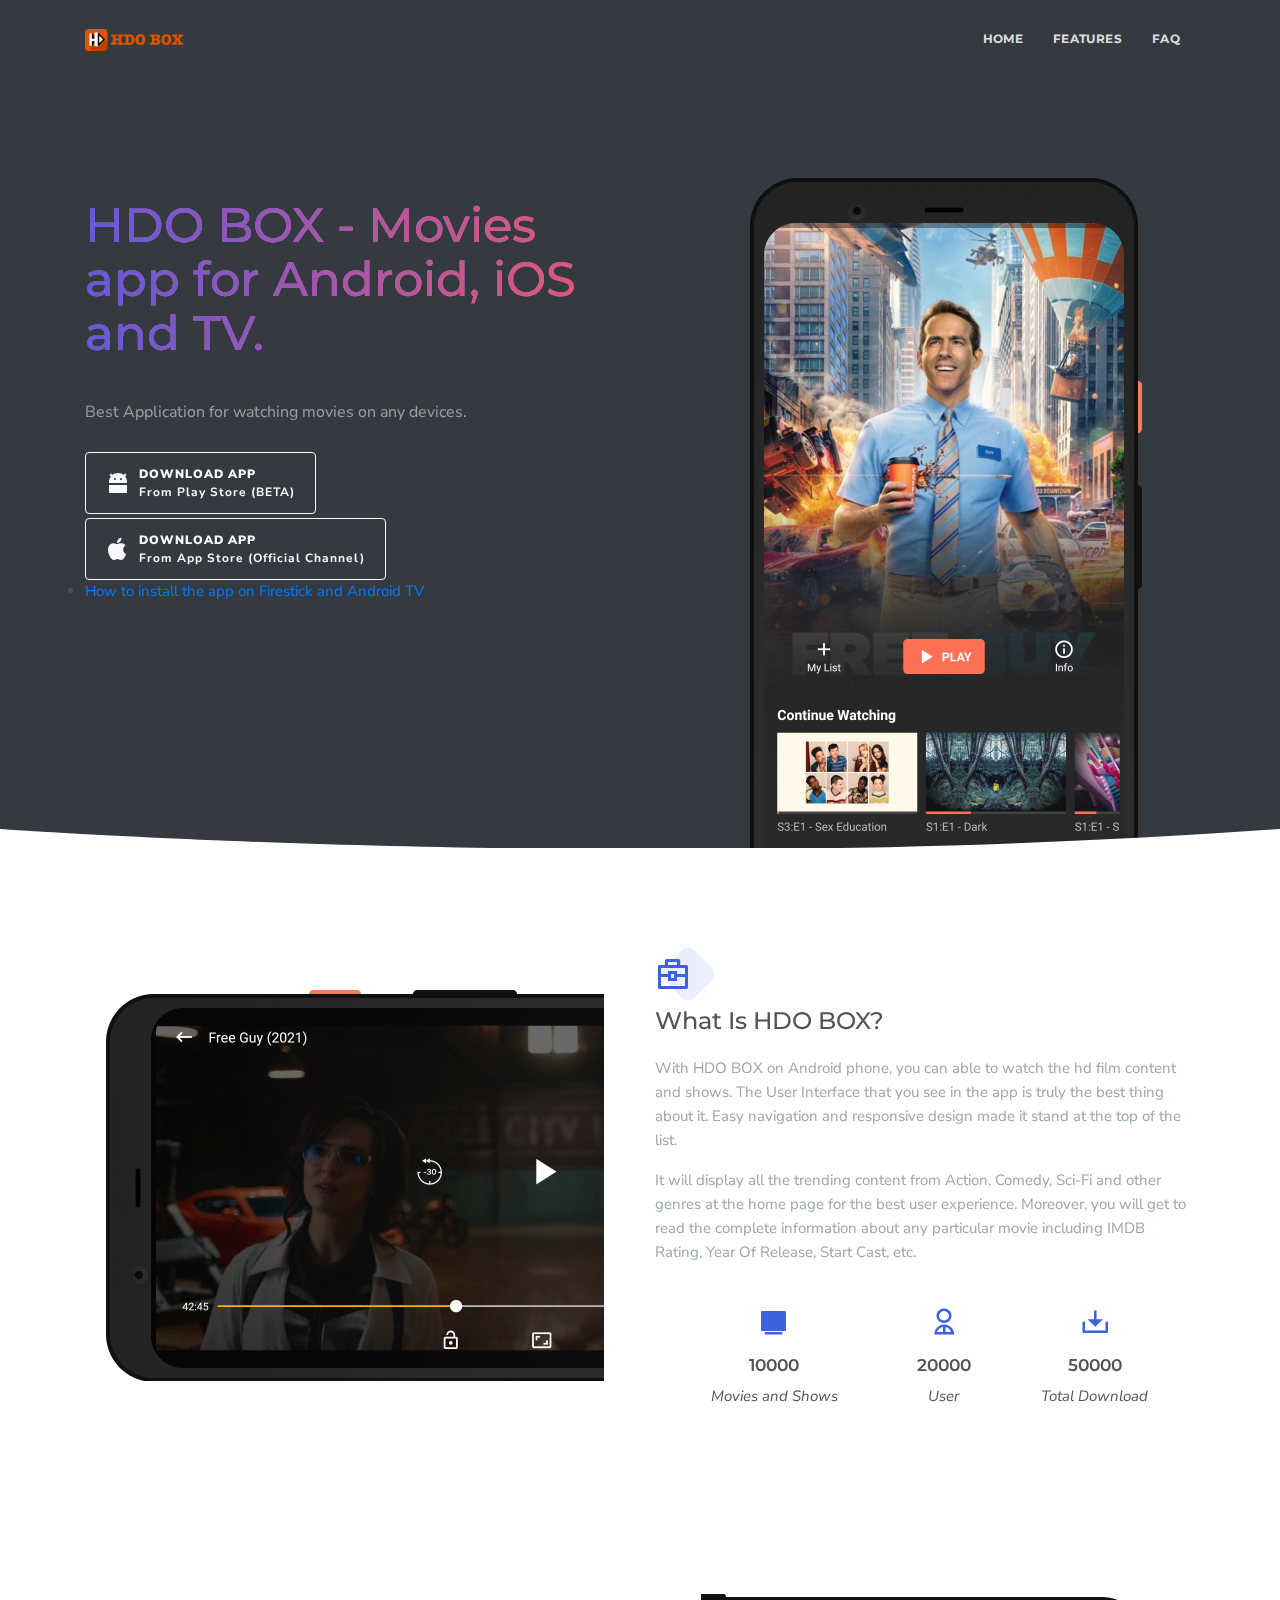
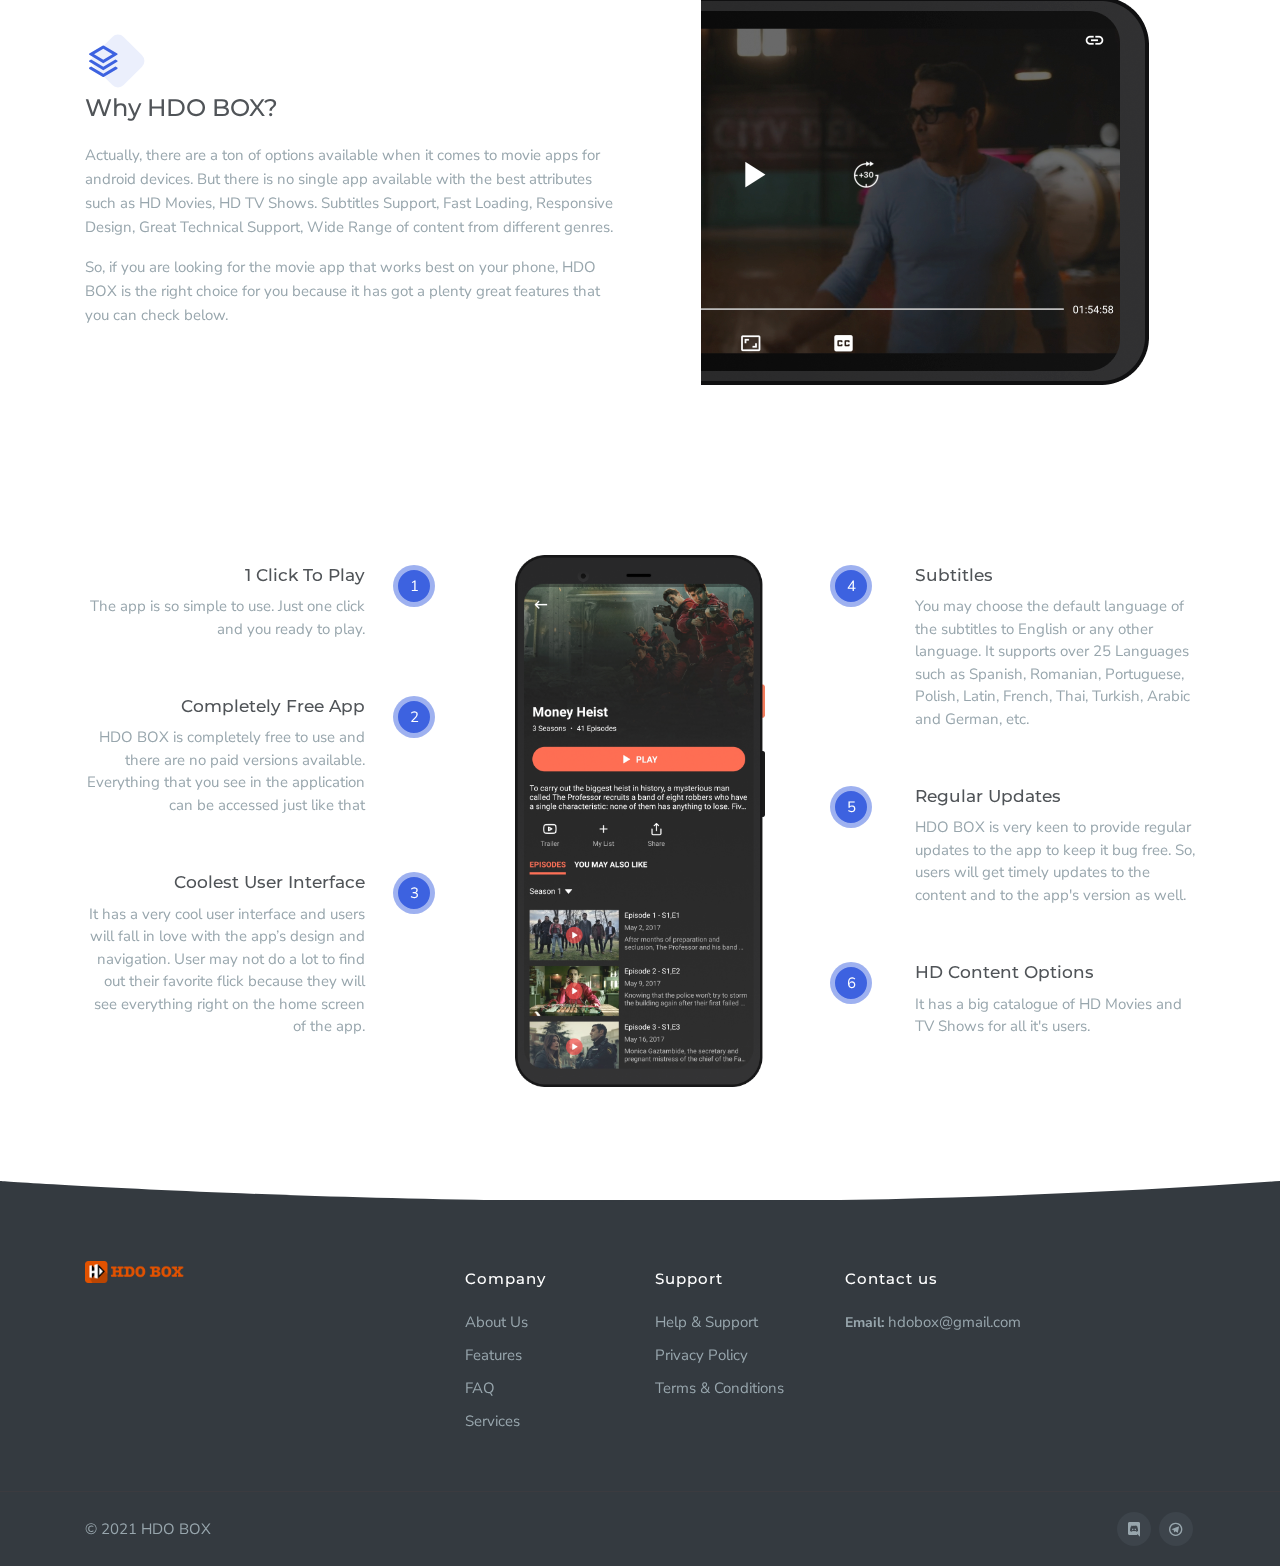
<file: index.html>
<!DOCTYPE html>
<html lang="en">
    <head>
    <!-- Global site tag (gtag.js) - Google Analytics -->
<script async src="https://www.googletagmanager.com/gtag/js?id=UA-208893160-1"></script>
<script>
  window.dataLayer = window.dataLayer || [];
  function gtag(){dataLayer.push(arguments);}
  gtag('js', new Date());

  gtag('config', 'UA-208893160-1');
</script>
        <meta charset="utf-8">
        <meta name="viewport" content="width=device-width, initial-scale=1.0">
        <meta name="description" content="Best Movie App On Android, iOS, Fire TV and Nvidia Shield">
        <meta name="author" content="Coderthemes">

        <link rel="shortcut icon" href="images/favicon.ico">

        <title>HDO BOX - Best Movie App On Android, iOS, Fire TV and Nvidia Shield</title>

        <!-- magnific-popup css -->
        <link rel="stylesheet" href="css/magnific-popup.css">

        <!-- owl carousel css -->
        <link rel="stylesheet" type="text/css" href="css/owl.carousel.min.css" />
        <link rel="stylesheet" type="text/css" href="css/owl.theme.default.min.css" />

        <!-- Bootstrap core CSS -->
        <link href="css/bootstrap.min.css" rel="stylesheet">

        <link href="css/remixicon.css" rel="stylesheet">

        <!-- Custom styles for this template -->
        <link href="css/style.css" rel="stylesheet">
<meta property="og:image" content="https://i.imgur.com/ZshBpLQ.png"/>
<meta property="og:title" content="HDO BOX - Best Movie App"/>
<meta property="og:description" content="HDO BOX - Best Movie App On Android, iOS, Fire TV and Nvidia Shield"/>
<meta property="og:image:width" content="1200"/>
<meta property="og:image:height" content="630"/>
    </head>


    <body>
 
        <nav class="navbar navbar-expand-lg navbar-default navbar-dark navbar-custom navbar-custom-dark bg-dark">
            <div class="container">
                <!-- LOGO -->
                <a class="navbar-brand logo" href="index.html">
                    <img src="images/logo.png" class="logo" alt="logo">
                </a>
                <button class="navbar-toggler" type="button" data-toggle="collapse" data-target="#navbarCollapse" aria-controls="navbarCollapse" aria-expanded="false" aria-label="Toggle navigation">
                    <span class="navbar-toggler-icon"></span>
                </button>
    
    
                <div class="collapse navbar-collapse" id="navbarCollapse">
                    <ul class="nav navbar-nav ml-auto navbar-center" id="mySidenav">
                        <li class="nav-item">
                            <a href="#home" class="nav-link scroll">Home</a>
                        </li>
                        <li class="nav-item">
                            <a href="#unit" class="nav-link scroll">Features</a>
                        </li>
                        <li class="nav-item">
                            <a href="#faqs" class="nav-link scroll">FAQ</a>
                        </li>
                       <!-- <li class="nav-item">
                            <a href="#clients" class="nav-link scroll">Clients</a>
                        </li> -->
                    </ul>
                </div>
            </div>
        </nav>


        <section class="section bg-dark pb-0" id="home">
            <div class="container">
                <div class="row">
                    <div class="col-lg-6">
                        <div class="home-wrapper">
                            <div class="text-tran-box text-tran-box-dark">
                                <h1 class="text-transparent font-weight-medium">HDO BOX - Movies app for Android, iOS and TV.</h1>
                            </div>
                            <p class="text-white-50">Best Application for watching movies on any devices.
</p>
                            
                            <div class="mt-4">
                              <a class="btn btn-outline-light text-left mt-1" href="https://hdo.app/download">
                                    
                                    <div class="media align-items-center">
                                        <i class="ri-android-fill h4 mr-2 my-0"></i>
                                        <div class="media-body">
                                            <strong class="d-block">Download App</strong> <span class="text-capitalize">from play Store (BETA)</span>
                                        </div>
                                    </div>
                                </a>
                                <a class="btn btn-outline-light text-left mt-1 mr-2" href="https://t.me/+HMlgAGWThNpkMjg1">
                                
                                    <div class="media align-items-center">
                                        <i class="ri-apple-fill h4 mr-2 my-0"></i>
                                        <div class="media-body">
                                            <strong class="d-block">Download App</strong> <span class="text-capitalize">from App Store (Official Channel)</span>
                                        </div>
                                    </div>
                                    
                                </a>
                            
                            </div>
                              
<li><a href="/howtotv.html">How to install the app on Firestick and Android TV</a></li>
                          <!--  <div class="clearfix"></div>
                            <a href="http://vimeo.com/99025203" class="video-btn btn popup-video"><i class="ri-play-fill"></i>Watch Video</a> -->
                        </div>
                    </div>
                    <!-- end col -->

                    <div class="col-lg-5 offset-lg-1 align-self-end col-sm-8">
                        <div class="mt-5 mt-lg-0">
                            <img src="images/android.png" alt="img" class="img-fluid b-block">
                        </div>
                    </div>
                    <!-- end col -->

                </div> <!-- end row -->
            </div> <!-- end container -->
        </section>

        <div class="position-relative">
            <div class="shape overflow-hidden text-white">
                <svg viewBox="0 0 2880 48" fill="none" xmlns="http://www.w3.org/2000/svg">
                    <path d="M0 48H1437.5H2880V0H2160C1442.5 52 720 0 720 0H0V48Z" fill="currentColor"></path>
                </svg>
            </div>
        </div>


        <section class="section" id="features">
            <div class="container">
                <div class="row align-items-center">

                    <div class="col-sm-6 text-center">
                        <img src="images/androidleft.png" class="img-fluid b-block" alt="img">
                    </div>

                    <div class="col-sm-6">
                        <div class="features-alt">
                            <div class="feature-icon">
                                <i class="ri-briefcase-4-line"></i>
                            </div>
                           <!-- <h4 class="text-muted">Scalable on Devices.</h4> -->
                            <h3>What Is HDO BOX? </h3>

                            <p class="text-muted">With HDO BOX on Android phone, you can able to watch the hd film content and shows. The User Interface that you see in the app is truly the best thing about it. Easy navigation and responsive design made it stand at the top of the list.</p>

                            <p class="text-muted">It will display all the trending content from Action, Comedy, Sci-Fi and other genres at the home page for the best user experience. Moreover, you will get to read the complete information about any particular movie including IMDB Rating, Year Of Release, Start Cast, etc.</p>
                        </div>

                        <div class="feat-facts">
                            <div class="feat-facts-box">
                                <h2><i class="ri-tv-2-fill"></i></h2>
                                <h4>10000</h4>
                                <p>Movies and Shows</p>
                            </div>

                            <div class="feat-facts-box">
                                <h2><i class="ri-user-2-line"></i></h2>
                                <h4>20000</h4>
                                <p>User</p>
                            </div>

                            <div class="feat-facts-box">
                                <h2><i class="ri-download-2-line"></i></h2>
                                <h4>50000</h4>
                                <p>Total Download</p>
                            </div>
                        </div>
                    </div>

                </div>

            </div>
        </section>


        <section class="section-md">
            <div class="container">
                <div class="row align-items-center">

                    <div class="col-sm-6">
                        <div class="features-alt">
                            <div class="feature-icon">
                                <i class="ri-stack-line"></i>
                            </div>
                           <!-- <h4 class="text-muted">Scalable on Devices.</h4> -->
                            <h3>Why HDO BOX?</h3>

                            <p class="text-muted">Actually, there are a ton of options available when it comes to movie apps for android devices. But there is no single app available with the best attributes such as HD Movies, HD TV Shows. Subtitles Support, Fast Loading, Responsive Design, Great Technical Support, Wide Range of content from different genres.</p>

                            <p class="text-muted">So, if you are looking for the movie app that works best on your phone, HDO BOX is the right choice for you because it has got a plenty great features that you can check below.</p>
                        </div>
                    </div>

                    <div class="col-sm-6 text-center">
                        <img src="images/androidright.png" class="img-fluid b-block" alt="img">
                    </div>

                </div>
            </div>
        </section>


        <section class="section" id="unit">
            <div class="container">
                <div class="row">
                    <div class="col-lg-4">
                        <ul class="item-list-right item-list-big list-unstyled">
                            <li>
                                <span class="number">1</span>
                                <h4>1 Click To Play</h4>
                                <p class="text-muted">The app is so simple to use. Just one click and you ready to play.</p>
                            </li>
                            <li>
                                <span class="number">2</span>
                                <h4>Completely Free App</h4>
                                <p class="text-muted">HDO BOX is completely free to use and there are no paid versions available. Everything that you see in the application can be accessed just like that</p>
                            </li>
                            <li>
                              <span class="number">3</span>
                              <h4>Coolest User Interface</h4>
                              <p class="text-muted">It has a very cool user interface and users will fall in love with the app’s design and navigation. User may not do a lot to find out their favorite flick because they will see everything right on the home screen of the app.</p>
                            </li>
                        </ul>
                    </div>

                    <div class="col-lg-4 order-lg-4">
                        <ul class="item-list-left item-list-big list-unstyled">
                            <li>
                                <span class="number">4</span>
                                <h4>Subtitles</h4>
                                <p class="text-muted">You may choose the default language of the subtitles to English or any other language. It supports over 25 Languages such as Spanish, Romanian, Portuguese, Polish, Latin, French, Thai, Turkish, Arabic and German, etc.</p>
                            </li>
                            <li>
                                <span class="number">5</span>
                                <h4>Regular Updates</h4>
                                <p class="text-muted">HDO BOX is very keen to provide regular updates to the app to keep it bug free. So, users will get timely updates to the content and to the app's version as well.</p>
                            </li>
                            <li>
                                <span class="number">6</span>
                                <h4>HD Content Options</h4>
                                <p class="text-muted">It has a big catalogue of HD Movies and TV Shows for all it's users.</p>
                            </li>
                        </ul>
                    </div>

                    <div class="col-lg-4">
                        <div class="text-center d-none d-sm-block">
                            <img class="screen" src="images/android1.png" alt=""  width="250"> 
                        </div>
                    </div>

                </div><!-- row end -->
            </div>
        </section>


     

        <div class="position-relative">
            <div class="shape overflow-hidden text-footer">
                <svg viewBox="0 0 2880 48" fill="none" xmlns="http://www.w3.org/2000/svg">
                    <path d="M0 48H1437.5H2880V0H2160C1442.5 52 720 0 720 0H0V48Z" fill="#343a40"></path>
                </svg>
            </div>
        </div>

       <!-- Footer start -->
        <footer class="bg-dark footer-one">
            <div class="container">
                <div class="row">

                    <div class="col-lg-4">
                        <img src="images/logo.png" alt="logo" class="footer-logo" height="22"> 
                       <!-- <p class="about-text mt-4 pt-1">Contrary to popular belief, Lorem Ipsum is not simply random text. It has roots in a piece of classical Latin literature from 45 BC,making it over 2000 years old.</p> -->
                    </div>

                    <div class="col-lg-2 col-sm-6">
                        <h5>Company</h5>
                        <ul class="list-unstyled">
                            <li><a href="">About Us</a></li>
                            <li><a href="#unit">Features</a></li>
                            <li><a href="#faqs">FAQ</a></li>
                            <li><a href="">Services</a></li>
                        </ul>
                    </div>

                    <div class="col-lg-2 col-sm-6">
                        <h5>Support</h5>
                        <ul class="list-unstyled">
                            <li><a href="">Help &amp; Support</a></li>
                            <li><a href="/policy.html">Privacy Policy</a></li>
                            <li><a href="">Terms &amp; Conditions</a></li>
                        </ul>
                    </div>

                    <div class="col-lg-4">
                        <div>
                            <h5>Contact us</h5>
                            <ul class="list-unstyled">
                                <li><strong class="font-secondary font-14">Email:</strong> <a href="mailto:hdobox@gmail.com">hdobox@gmail.com</a></li>
                            </ul>
                        </div>
                    </div>

                </div> <!-- end row -->
            </div>
            <!-- end container -->

            <div class="footer-one-alt">
                <div class="container">
                    <div class="row">
                        <div class="col-sm-6">
                            <p class="font-13 copyright">© 2021 HDO BOX</p>
                        </div>
                        <div class="col-sm-6">
                            <ul class="list-inline footer-social-one float-right">
                               <!-- <li class="list-inline-item"><a href="#"><i class="ri-facebook-line"></i></a></li>
                                <li class="list-inline-item"><a href="#"><i class="ri-twitter-line"></i></a></li>
                                <li class="list-inline-item"><a href="#"><i class="ri-linkedin-line"></i></a></li> -->
                                <li class="list-inline-item"><a href="https://discord.gg/VPRJVExUVD"><i class="ri-discord-fill"></i></a></li>
                                <li class="list-inline-item"><a href="https://t.me/+Ywz5HnhvFHA3Zjk1"><i class="ri-telegram-line"></i></a></li>
                            </ul>
                        </div>
                    </div>
                </div>
            </div>

        </footer>
        <!-- Footer end -->


        <!-- js placed at the end of the document so the pages load faster -->
        <script src="js/jquery.min.js"></script>
        <script src="js/bootstrap.bundle.min.js"></script>
        <!-- Jquery easing -->                                                      
        <script src="js/jquery.easing.min.js"></script>

        <script src="js/jquery.magnific-popup.min.js"></script>
        <!-- magnificpopup init -->
        <script src="js/magnificpopup.init.js"></script>

        <!-- Owl carousel js -->
        <script src="js/owl.carousel.min.js"></script>
        
        <!-- carousel init -->
        <script src="js/carousel.init.js"></script>

        <!--common script for all pages-->
        <script src="js/jquery.app.js"></script>

    </body>
</html>
</file>
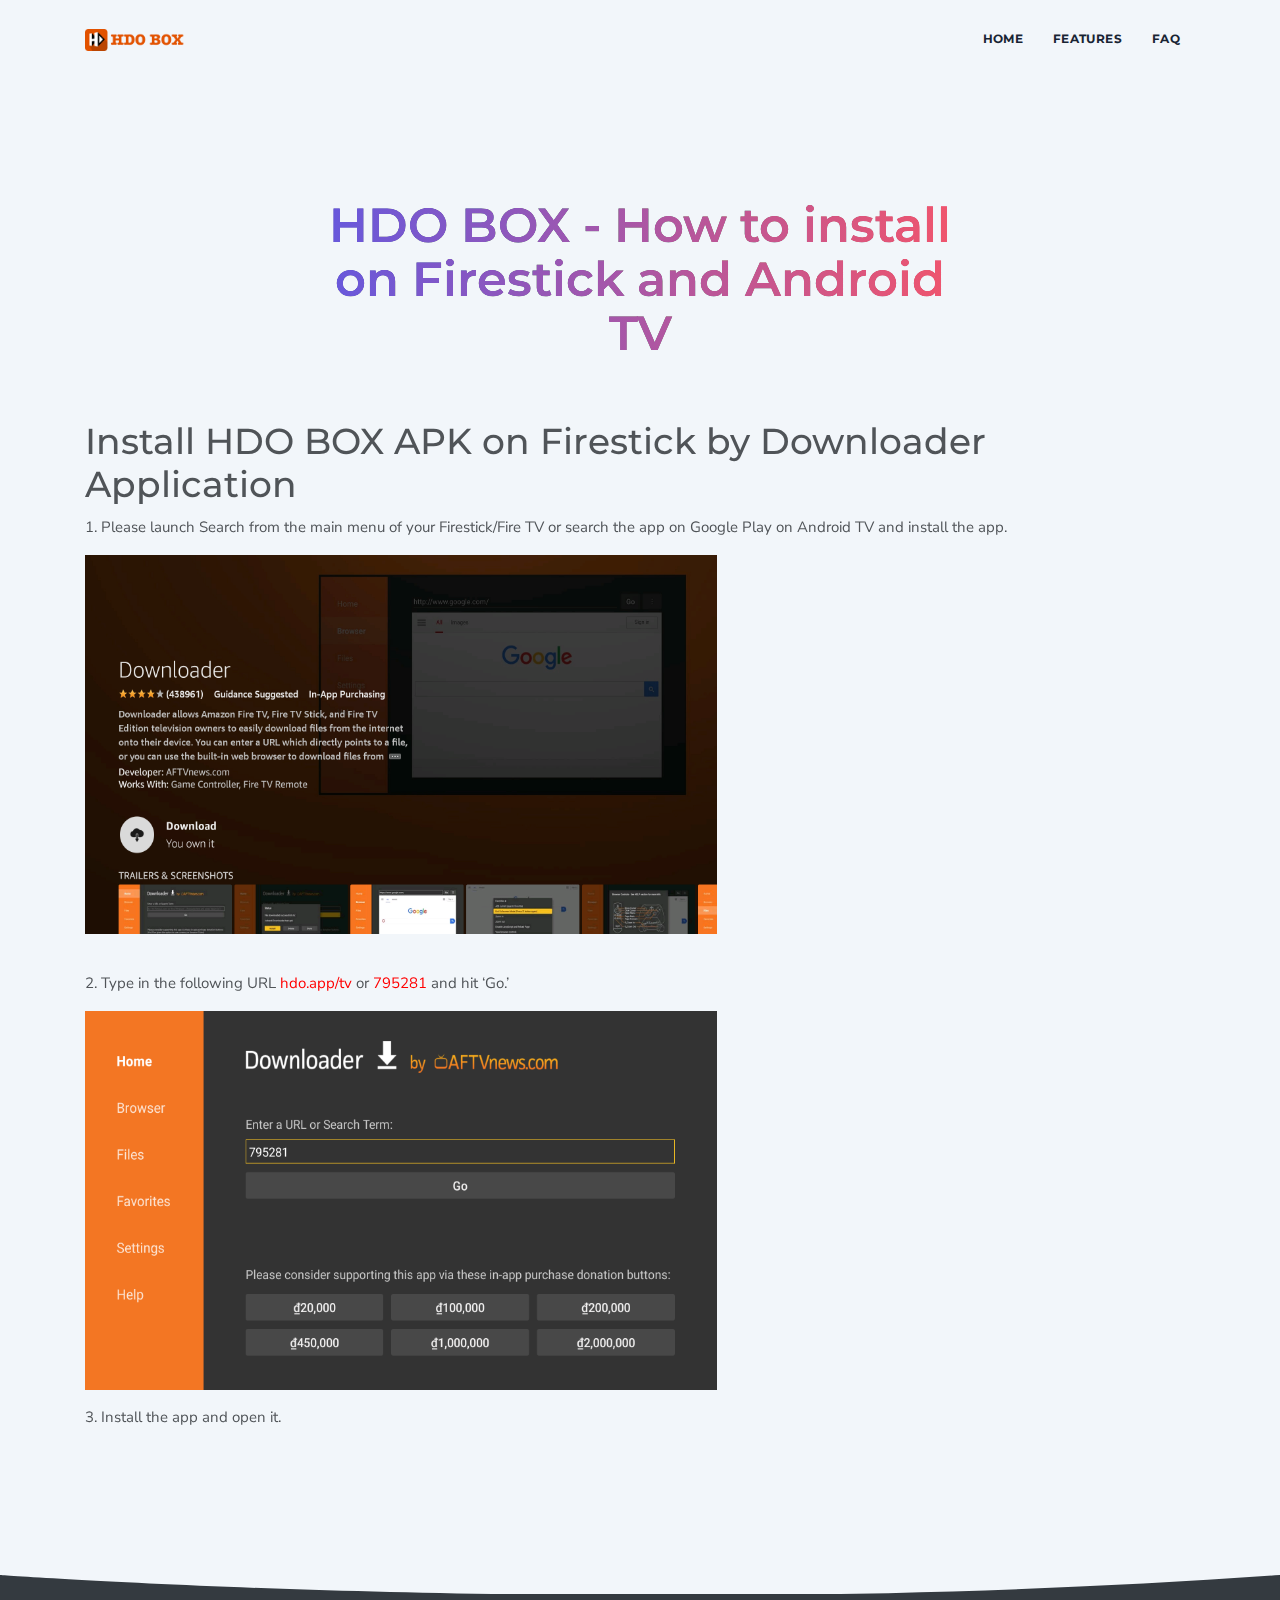
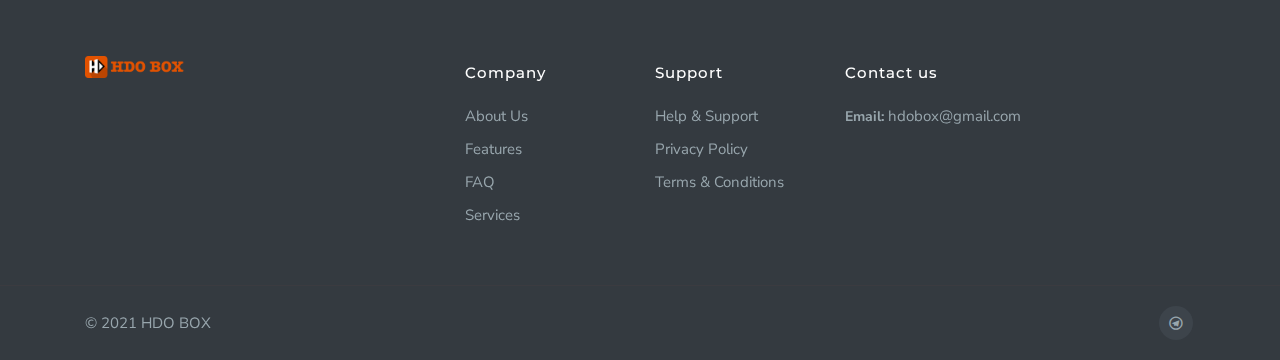
<file: howtotv.html>
<!DOCTYPE html>
<html lang="en">
    <head>
        <meta charset="utf-8">
        <meta name="viewport" content="width=device-width, initial-scale=1.0">
        <meta name="description" content="HDO BOX - Best Movie App On Android, iOS, Fire TV and Nvidia Shield">
        <meta name="author" content="Coderthemes">

        <link rel="shortcut icon" href="images/favicon.ico">

        <title>HDO BOX - Install HDO BOX on Firestick or Android TV</title>

        <!-- Bootstrap core CSS -->
        <link href="css/bootstrap.min.css" rel="stylesheet">

        <link href="css/remixicon.css" rel="stylesheet">

        <!-- Custom styles for this template -->
        <link href="css/style.css" rel="stylesheet">
<meta property="og:image" content="https://i.imgur.com/ZshBpLQ.png"/>
<meta property="og:title" content="HDO BOX - Best Movie App"/>
<meta property="og:description" content="HDO BOX - Best Movie App On Android, iOS, Fire TV and Nvidia Shield"/>
<meta property="og:image:width" content="1200"/>
<meta property="og:image:height" content="630"/>
    </head>


    <body>

        <nav class="navbar navbar-expand-lg navbar-default navbar-light navbar-custom sticky">
            <div class="container">
                <!-- LOGO -->
                <a class="navbar-brand logo" href="index.html">
                    <img src="images/logo.png" class="logo" alt="logo">
                </a>
                <button class="navbar-toggler" type="button" data-toggle="collapse" data-target="#navbarCollapse" aria-controls="navbarCollapse" aria-expanded="false" aria-label="Toggle navigation">
                    <span class="navbar-toggler-icon"></span>
                </button>
    
    
                <div class="collapse navbar-collapse" id="navbarCollapse">
                    <ul class="nav navbar-nav ml-auto navbar-center" id="mySidenav">
                        <li class="nav-item">
                            <a href="/" class="nav-link scroll">Home</a>
                        </li>
                        <li class="nav-item">
                            <a href="/" class="nav-link scroll">Features</a>
                        </li>
                        <li class="nav-item">
                            <a href="/" class="nav-link scroll">FAQ</a>
                        </li>
                    </ul>
                </div>
            </div>
        </nav>


        <section class="section home" id="home">
            <div class="container">
                <div class="row justify-content-center">
                    <div class="col-lg-7">
                        <div class="home-wrapper text-center">
                            <div class="text-tran-box">
                                <h1 class="text-transparent">HDO BOX - How to install on Firestick and Android TV</h1>
                            </div>
                                                    </div>
                    </div>
                </div>
                            <p> <h1>Install HDO BOX APK on Firestick by Downloader Application</h2>

<p>1. Please launch Search from the main menu of your Firestick/Fire TV or search the app on Google Play on Android TV and install the app.</p>
<p> <img class="aligncenter wp-image-60 " src="images/1.png" alt="firestick for beetv" width="632" height="379"></p><br>
<p>2. Type in the following URL <span style="color:#FF0000;"> hdo.app/tv </span> or <span style="color:#FF0000;"> 795281 </span> and hit ‘Go.’</span></p>
<p> <img class="aligncenter wp-image-60 " src="images/2.png" alt="firestick for beetv" width="632" height="379"></p>
<p>3. Install the app and open it.</p>



            </div>
        </section>

        
        </section>

        <div class="position-relative">
            <div class="shape overflow-hidden text-footer">
                <svg viewBox="0 0 2880 48" fill="none" xmlns="http://www.w3.org/2000/svg">
                    <path d="M0 48H1437.5H2880V0H2160C1442.5 52 720 0 720 0H0V48Z" fill="#343a40"></path>
                </svg>
            </div>
        </div>

        <!-- Footer start -->
        <footer class="bg-dark footer-one">
            <div class="container">
                <div class="row">

                    <div class="col-lg-4">
                        <img src="images/logo.png" alt="logo" class="footer-logo" height="22"> 
                       <!-- <p class="about-text mt-4 pt-1">Contrary to popular belief, Lorem Ipsum is not simply random text. It has roots in a piece of classical Latin literature from 45 BC,making it over 2000 years old.</p> -->
                    </div>

                    <div class="col-lg-2 col-sm-6">
                        <h5>Company</h5>
                        <ul class="list-unstyled">
                            <li><a href="">About Us</a></li>
                            <li><a href="">Features</a></li>
                            <li><a href="#faqs">FAQ</a></li>
                            <li><a href="">Services</a></li>
                        </ul>
                    </div>

                    <div class="col-lg-2 col-sm-6">
                        <h5>Support</h5>
                        <ul class="list-unstyled">
                            <li><a href="">Help &amp; Support</a></li>
                            <li><a href="/policy.html">Privacy Policy</a></li>
                            <li><a href="">Terms &amp; Conditions</a></li>
                        </ul>
                    </div>

                    <div class="col-lg-4">
                        <div>
                            <h5>Contact us</h5>
                            <ul class="list-unstyled">
                                <li><strong class="font-secondary font-14">Email:</strong> <a href="mailto:hdobox@gmail.com">hdobox@gmail.com</a></li>
                            </ul>
                        </div>
                    </div>

                </div> <!-- end row -->
            </div>
            <!-- end container -->

            <div class="footer-one-alt">
                <div class="container">
                    <div class="row">
                        <div class="col-sm-6">
                            <p class="font-13 copyright">© 2021 HDO BOX</p>
                        </div>
                        <div class="col-sm-6">
                            <ul class="list-inline footer-social-one float-right">
                               <!-- <li class="list-inline-item"><a href="#"><i class="ri-facebook-line"></i></a></li>
                                <li class="list-inline-item"><a href="#"><i class="ri-twitter-line"></i></a></li>
                                <li class="list-inline-item"><a href="#"><i class="ri-linkedin-line"></i></a></li>
                                <li class="list-inline-item"><a href="#"><i class="ri-dribbble-line"></i></a></li> -->
                                <li class="list-inline-item"><a href="https://t.me/joinchat/VI9MlaEIwqTSre6Q"><i class="ri-telegram-line"></i></a></li>
                            </ul>
                        </div>
                    </div>
                </div>
            </div>

        </footer>
        <!-- Footer end -->


        <!-- js placed at the end of the document so the pages load faster -->
        <script src="js/jquery.min.js"></script>
        <script src="js/bootstrap.bundle.min.js"></script>
        <!-- Jquery easing -->                                                      
        <script src="js/jquery.easing.min.js"></script>
        <!--common script for all pages-->
        <script src="js/jquery.app.js"></script>

    </body>
</html>
</file>
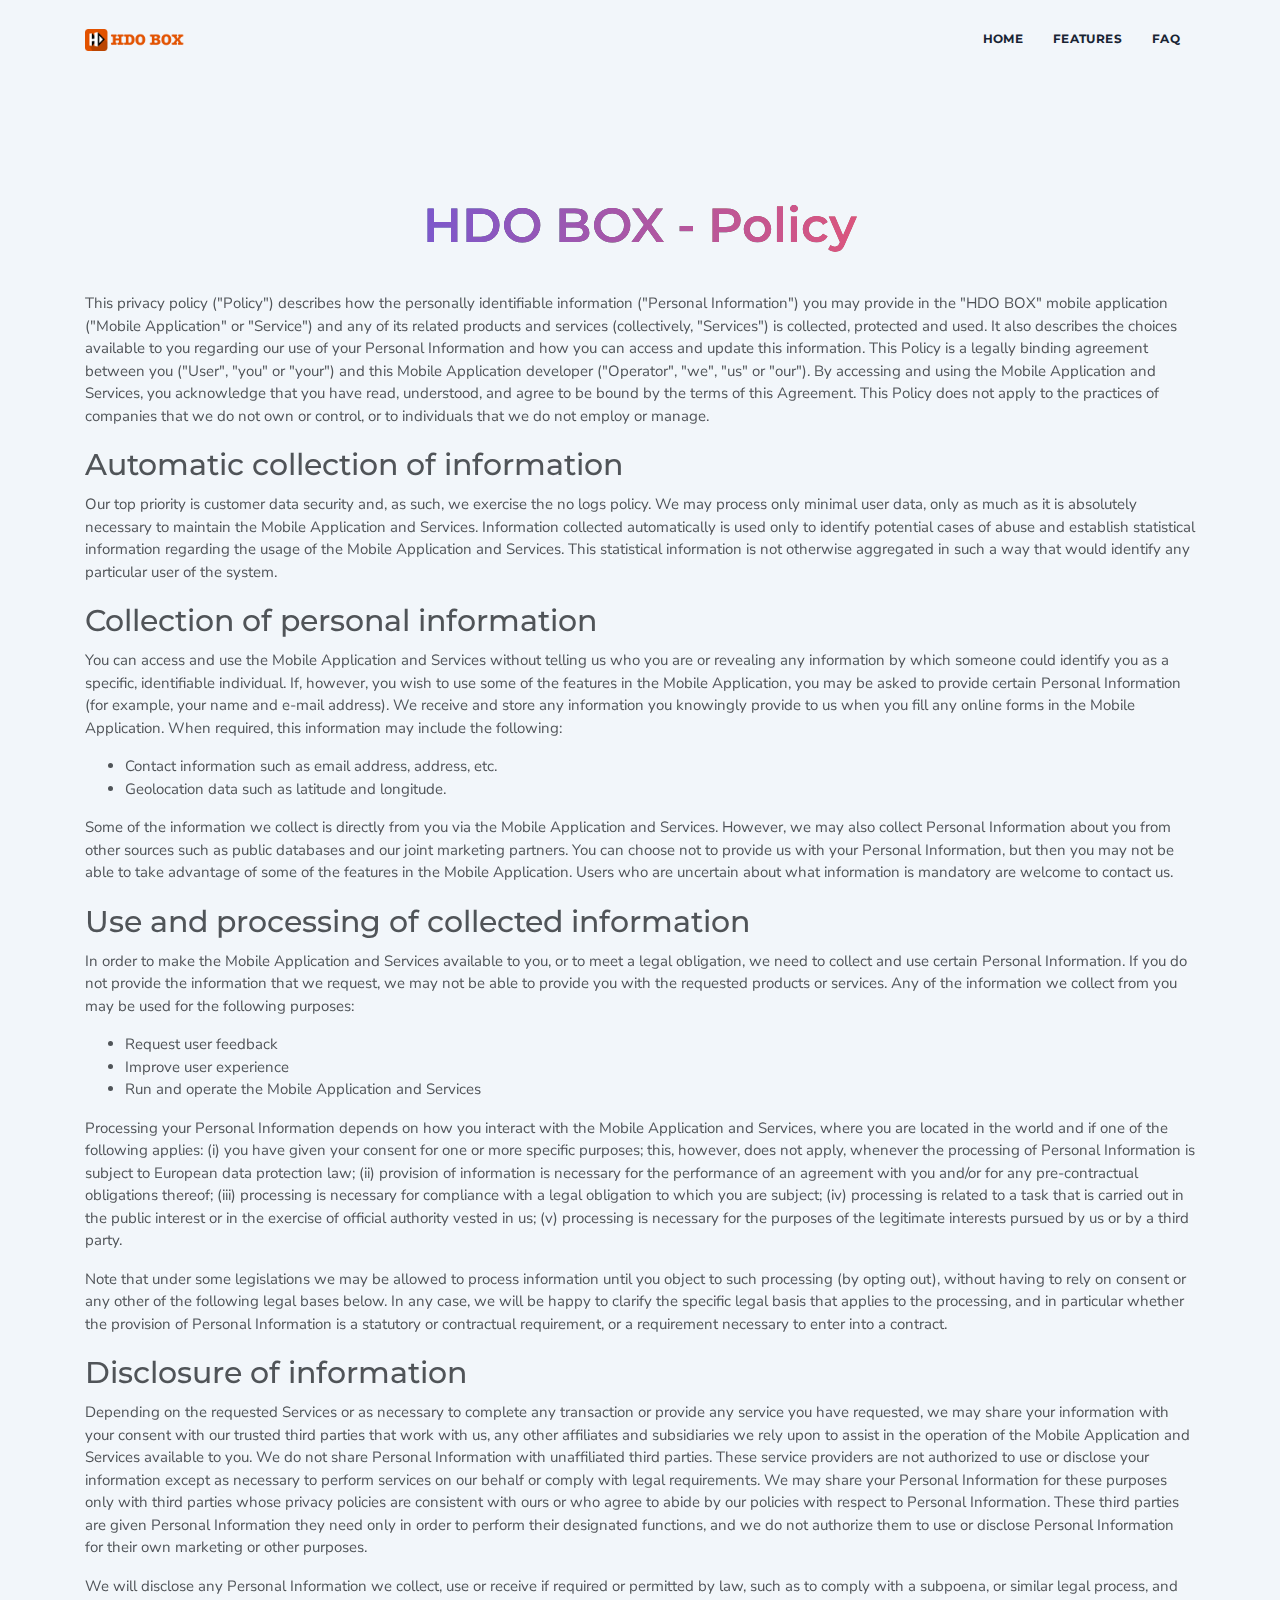
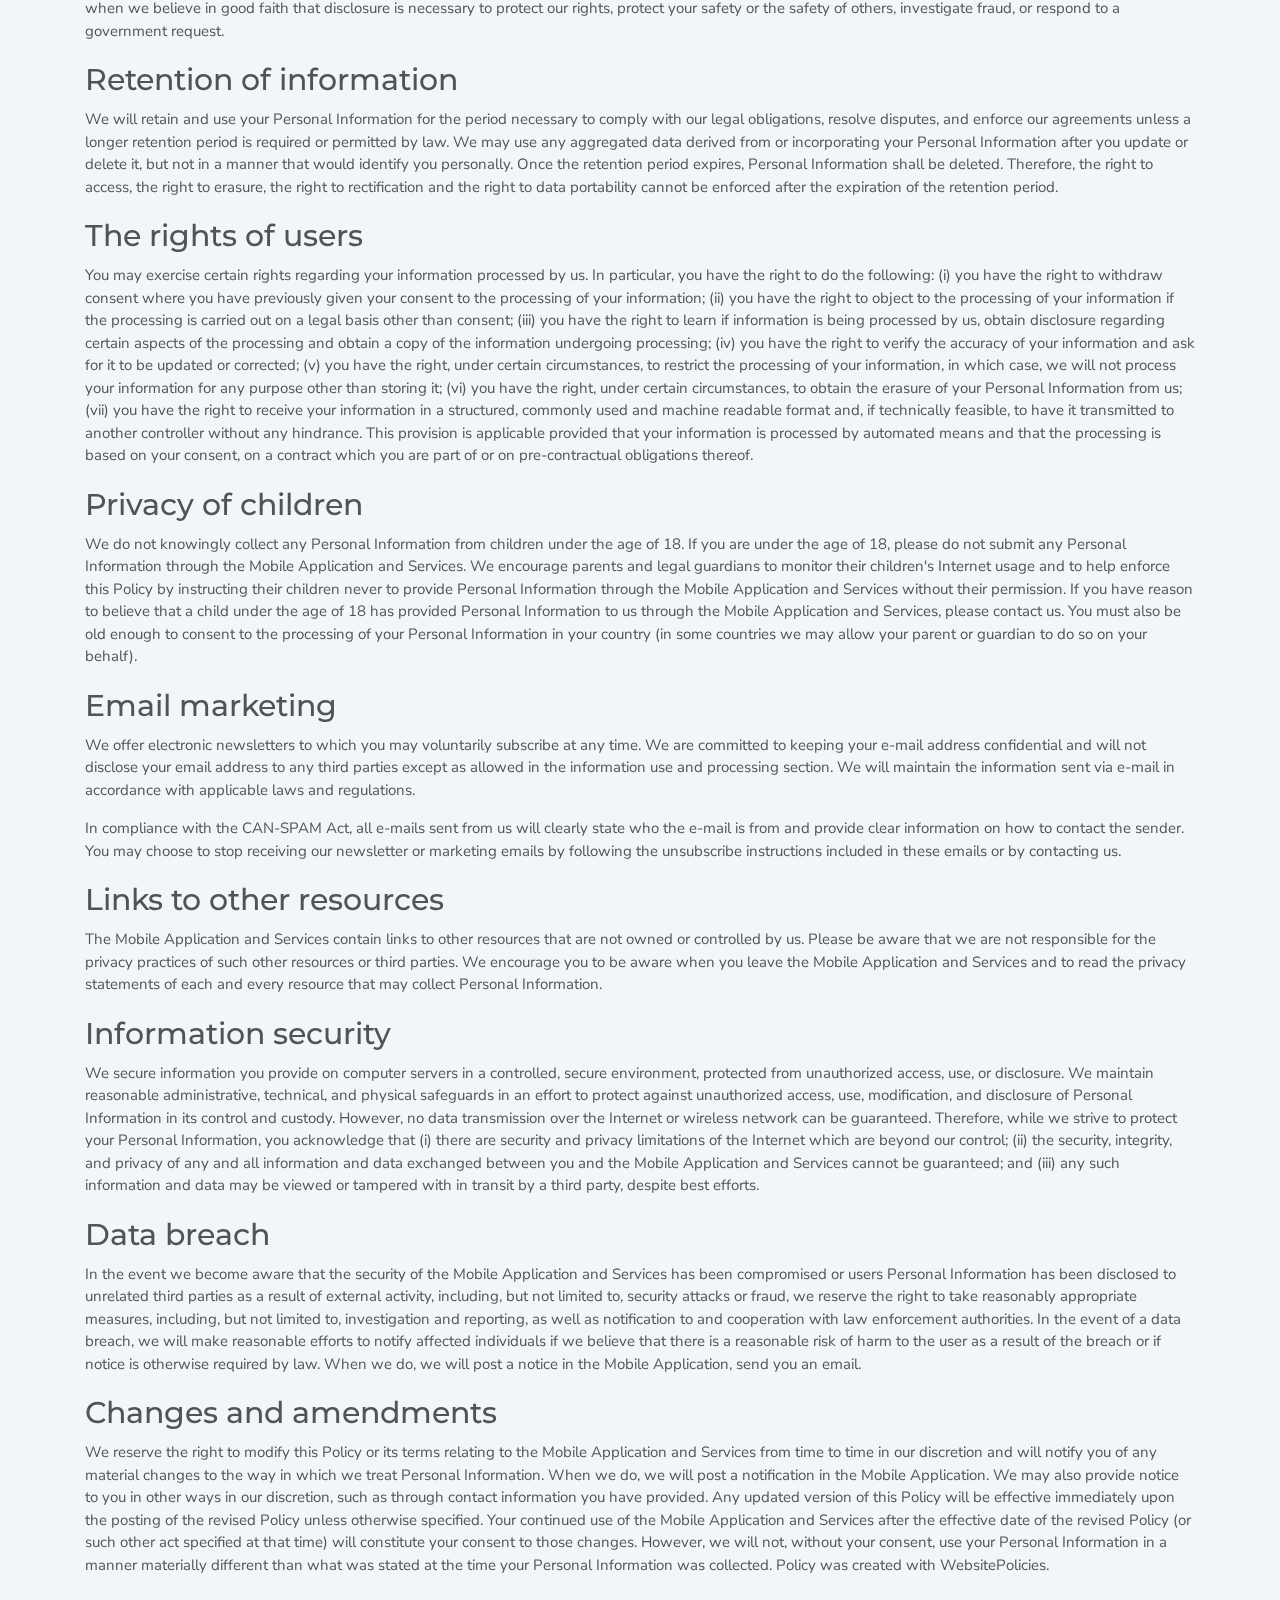
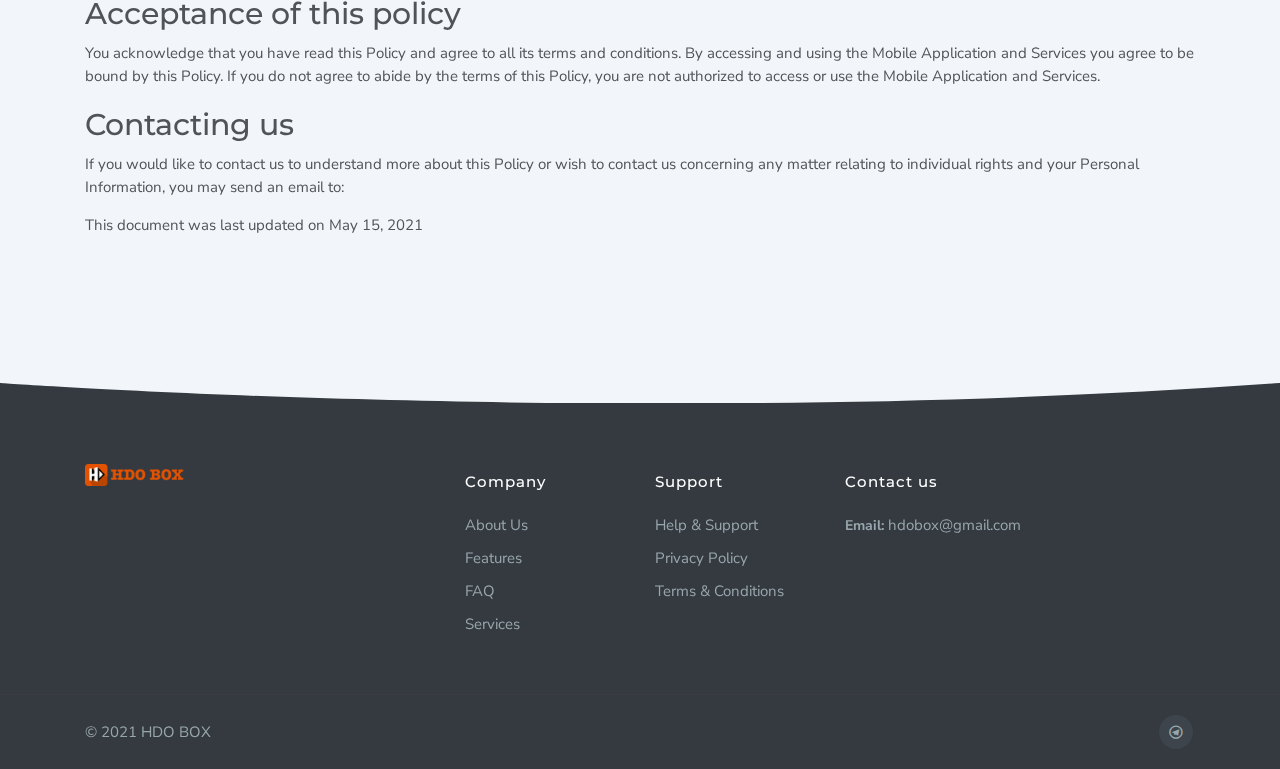
<file: policy.html>
<!DOCTYPE html>
<html lang="en">
    <head>
        <meta charset="utf-8">
        <meta name="viewport" content="width=device-width, initial-scale=1.0">
        <meta name="description" content="Best Movie App On Android, iOS, Fire TV and Nvidia Shield">
        <meta name="author" content="Coderthemes">

        <link rel="shortcut icon" href="images/favicon.ico">

        <title>HDO BOX - Policy!</title>

        <!-- Bootstrap core CSS -->
        <link href="css/bootstrap.min.css" rel="stylesheet">

        <link href="css/remixicon.css" rel="stylesheet">

        <!-- Custom styles for this template -->
        <link href="css/style.css" rel="stylesheet">
<meta property="og:image" content="https://i.imgur.com/ZshBpLQ.png"/>
<meta property="og:title" content="HDO BOX - Best Movie App"/>
<meta property="og:description" content="HDO BOX - Best Movie App On Android, iOS, Fire TV and Nvidia Shield"/>
<meta property="og:image:width" content="1200"/>
<meta property="og:image:height" content="630"/>
    </head>


    <body>

        <nav class="navbar navbar-expand-lg navbar-default navbar-light navbar-custom sticky">
            <div class="container">
                <!-- LOGO -->
                <a class="navbar-brand logo" href="index.html">
                    <img src="images/logo.png" class="logo" alt="logo">
                </a>
                <button class="navbar-toggler" type="button" data-toggle="collapse" data-target="#navbarCollapse" aria-controls="navbarCollapse" aria-expanded="false" aria-label="Toggle navigation">
                    <span class="navbar-toggler-icon"></span>
                </button>
    
    
                <div class="collapse navbar-collapse" id="navbarCollapse">
                    <ul class="nav navbar-nav ml-auto navbar-center" id="mySidenav">
                        <li class="nav-item">
                            <a href="/" class="nav-link scroll">Home</a>
                        </li>
                        <li class="nav-item">
                            <a href="/" class="nav-link scroll">Features</a>
                        </li>
                        <li class="nav-item">
                            <a href="/" class="nav-link scroll">FAQ</a>
                        </li>
                    </ul>
                </div>
            </div>
        </nav>


        <section class="section home" id="home">
            <div class="container">
                <div class="row justify-content-center">
                    <div class="col-lg-7">
                        <div class="home-wrapper text-center">
                            <div class="text-tran-box">
                                <h1 class="text-transparent">HDO BOX - Policy</h1>
                            </div>
                                                    </div>
                    </div>
                </div>
                            <p> This privacy policy (&quot;Policy&quot;) describes how the personally identifiable information (&quot;Personal Information&quot;) you may provide in the &quot;HDO BOX&quot; mobile application (&quot;Mobile Application&quot; or &quot;Service&quot;) and any of its related products and services (collectively, &quot;Services&quot;) is collected, protected and used. It also describes the choices available to you regarding our use of your Personal Information and how you can access and update this information. This Policy is a legally binding agreement between you (&quot;User&quot;, &quot;you&quot; or &quot;your&quot;) and this Mobile Application developer (&quot;Operator&quot;, &quot;we&quot;, &quot;us&quot; or &quot;our&quot;). By accessing and using the Mobile Application and Services, you acknowledge that you have read, understood, and agree to be bound by the terms of this Agreement. This Policy does not apply to the practices of companies that we do not own or control, or to individuals that we do not employ or manage.</p>
<h2>Automatic collection of information</h2>
<p>Our top priority is customer data security and, as such, we exercise the no logs policy. We may process only minimal user data, only as much as it is absolutely necessary to maintain the Mobile Application and Services. Information collected automatically is used only to identify potential cases of abuse and establish statistical information regarding the usage of the Mobile Application and Services. This statistical information is not otherwise aggregated in such a way that would identify any particular user of the system.</p>
<h2>Collection of personal information</h2>
<p>You can access and use the Mobile Application and Services without telling us who you are or revealing any information by which someone could identify you as a specific, identifiable individual. If, however, you wish to use some of the features in the Mobile Application, you may be asked to provide certain Personal Information (for example, your name and e-mail address). We receive and store any information you knowingly provide to us when you fill any online forms in the Mobile Application. When required, this information may include the following:</p>
<ul>
<li>Contact information such as email address, address, etc.</li>
<li>Geolocation data such as latitude and longitude.</li>
</ul>
<p>Some of the information we collect is directly from you via the Mobile Application and Services. However, we may also collect Personal Information about you from other sources such as public databases and our joint marketing partners. You can choose not to provide us with your Personal Information, but then you may not be able to take advantage of some of the features in the Mobile Application. Users who are uncertain about what information is mandatory are welcome to contact us.</p>
<h2>Use and processing of collected information</h2>
<p>In order to make the Mobile Application and Services available to you, or to meet a legal obligation, we need to collect and use certain Personal Information. If you do not provide the information that we request, we may not be able to provide you with the requested products or services. Any of the information we collect from you may be used for the following purposes:</p>
<ul>
<li>Request user feedback</li>
<li>Improve user experience</li>
<li>Run and operate the Mobile Application and Services</li>
</ul>
<p>Processing your Personal Information depends on how you interact with the Mobile Application and Services, where you are located in the world and if one of the following applies: (i) you have given your consent for one or more specific purposes; this, however, does not apply, whenever the processing of Personal Information is subject to European data protection law; (ii) provision of information is necessary for the performance of an agreement with you and/or for any pre-contractual obligations thereof; (iii) processing is necessary for compliance with a legal obligation to which you are subject; (iv) processing is related to a task that is carried out in the public interest or in the exercise of official authority vested in us; (v) processing is necessary for the purposes of the legitimate interests pursued by us or by a third party.</p>
<p> Note that under some legislations we may be allowed to process information until you object to such processing (by opting out), without having to rely on consent or any other of the following legal bases below. In any case, we will be happy to clarify the specific legal basis that applies to the processing, and in particular whether the provision of Personal Information is a statutory or contractual requirement, or a requirement necessary to enter into a contract.</p>
<h2>Disclosure of information</h2>
<p> Depending on the requested Services or as necessary to complete any transaction or provide any service you have requested, we may share your information with your consent with our trusted third parties that work with us, any other affiliates and subsidiaries we rely upon to assist in the operation of the Mobile Application and Services available to you. We do not share Personal Information with unaffiliated third parties. These service providers are not authorized to use or disclose your information except as necessary to perform services on our behalf or comply with legal requirements. We may share your Personal Information for these purposes only with third parties whose privacy policies are consistent with ours or who agree to abide by our policies with respect to Personal Information. These third parties are given Personal Information they need only in order to perform their designated functions, and we do not authorize them to use or disclose Personal Information for their own marketing or other purposes.</p>
<p>We will disclose any Personal Information we collect, use or receive if required or permitted by law, such as to comply with a subpoena, or similar legal process, and when we believe in good faith that disclosure is necessary to protect our rights, protect your safety or the safety of others, investigate fraud, or respond to a government request.</p>
<h2>Retention of information</h2>
<p>We will retain and use your Personal Information for the period necessary to comply with our legal obligations, resolve disputes, and enforce our agreements unless a longer retention period is required or permitted by law. We may use any aggregated data derived from or incorporating your Personal Information after you update or delete it, but not in a manner that would identify you personally. Once the retention period expires, Personal Information shall be deleted. Therefore, the right to access, the right to erasure, the right to rectification and the right to data portability cannot be enforced after the expiration of the retention period.</p>
<h2>The rights of users</h2>
<p>You may exercise certain rights regarding your information processed by us. In particular, you have the right to do the following: (i) you have the right to withdraw consent where you have previously given your consent to the processing of your information; (ii) you have the right to object to the processing of your information if the processing is carried out on a legal basis other than consent; (iii) you have the right to learn if information is being processed by us, obtain disclosure regarding certain aspects of the processing and obtain a copy of the information undergoing processing; (iv) you have the right to verify the accuracy of your information and ask for it to be updated or corrected; (v) you have the right, under certain circumstances, to restrict the processing of your information, in which case, we will not process your information for any purpose other than storing it; (vi) you have the right, under certain circumstances, to obtain the erasure of your Personal Information from us; (vii) you have the right to receive your information in a structured, commonly used and machine readable format and, if technically feasible, to have it transmitted to another controller without any hindrance. This provision is applicable provided that your information is processed by automated means and that the processing is based on your consent, on a contract which you are part of or on pre-contractual obligations thereof.</p>
<h2>Privacy of children</h2>
<p>We do not knowingly collect any Personal Information from children under the age of 18. If you are under the age of 18, please do not submit any Personal Information through the Mobile Application and Services. We encourage parents and legal guardians to monitor their children's Internet usage and to help enforce this Policy by instructing their children never to provide Personal Information through the Mobile Application and Services without their permission. If you have reason to believe that a child under the age of 18 has provided Personal Information to us through the Mobile Application and Services, please contact us. You must also be old enough to consent to the processing of your Personal Information in your country (in some countries we may allow your parent or guardian to do so on your behalf).</p>
<h2>Email marketing</h2>
<p>We offer electronic newsletters to which you may voluntarily subscribe at any time. We are committed to keeping your e-mail address confidential and will not disclose your email address to any third parties except as allowed in the information use and processing section. We will maintain the information sent via e-mail in accordance with applicable laws and regulations.</p>
<p>In compliance with the CAN-SPAM Act, all e-mails sent from us will clearly state who the e-mail is from and provide clear information on how to contact the sender. You may choose to stop receiving our newsletter or marketing emails by following the unsubscribe instructions included in these emails or by contacting us.</p>
<h2>Links to other resources</h2>
<p>The Mobile Application and Services contain links to other resources that are not owned or controlled by us. Please be aware that we are not responsible for the privacy practices of such other resources or third parties. We encourage you to be aware when you leave the Mobile Application and Services and to read the privacy statements of each and every resource that may collect Personal Information.</p>
<h2>Information security</h2>
<p>We secure information you provide on computer servers in a controlled, secure environment, protected from unauthorized access, use, or disclosure. We maintain reasonable administrative, technical, and physical safeguards in an effort to protect against unauthorized access, use, modification, and disclosure of Personal Information in its control and custody. However, no data transmission over the Internet or wireless network can be guaranteed. Therefore, while we strive to protect your Personal Information, you acknowledge that (i) there are security and privacy limitations of the Internet which are beyond our control; (ii) the security, integrity, and privacy of any and all information and data exchanged between you and the Mobile Application and Services cannot be guaranteed; and (iii) any such information and data may be viewed or tampered with in transit by a third party, despite best efforts.</p>
<h2>Data breach</h2>
<p>In the event we become aware that the security of the Mobile Application and Services has been compromised or users Personal Information has been disclosed to unrelated third parties as a result of external activity, including, but not limited to, security attacks or fraud, we reserve the right to take reasonably appropriate measures, including, but not limited to, investigation and reporting, as well as notification to and cooperation with law enforcement authorities. In the event of a data breach, we will make reasonable efforts to notify affected individuals if we believe that there is a reasonable risk of harm to the user as a result of the breach or if notice is otherwise required by law. When we do, we will post a notice in the Mobile Application, send you an email.</p>
<h2>Changes and amendments</h2>
<p>We reserve the right to modify this Policy or its terms relating to the Mobile Application and Services from time to time in our discretion and will notify you of any material changes to the way in which we treat Personal Information. When we do, we will post a notification in the Mobile Application. We may also provide notice to you in other ways in our discretion, such as through contact information you have provided. Any updated version of this Policy will be effective immediately upon the posting of the revised Policy unless otherwise specified. Your continued use of the Mobile Application and Services after the effective date of the revised Policy (or such other act specified at that time) will constitute your consent to those changes. However, we will not, without your consent, use your Personal Information in a manner materially different than what was stated at the time your Personal Information was collected. Policy was created with WebsitePolicies.</p>
<h2>Acceptance of this policy</h2>
<p>You acknowledge that you have read this Policy and agree to all its terms and conditions. By accessing and using the Mobile Application and Services you agree to be bound by this Policy. If you do not agree to abide by the terms of this Policy, you are not authorized to access or use the Mobile Application and Services.</p>
<h2>Contacting us</h2>
<p>If you would like to contact us to understand more about this Policy or wish to contact us concerning any matter relating to individual rights and your Personal Information, you may send an email to:
<p>This document was last updated on May 15, 2021</p>


            </div>
        </section>

        
        </section>

        <div class="position-relative">
            <div class="shape overflow-hidden text-footer">
                <svg viewBox="0 0 2880 48" fill="none" xmlns="http://www.w3.org/2000/svg">
                    <path d="M0 48H1437.5H2880V0H2160C1442.5 52 720 0 720 0H0V48Z" fill="#343a40"></path>
                </svg>
            </div>
        </div>

        <!-- Footer start -->
        <footer class="bg-dark footer-one">
            <div class="container">
                <div class="row">

                    <div class="col-lg-4">
                        <img src="images/logo.png" alt="logo" class="footer-logo" height="22"> 
                       <!-- <p class="about-text mt-4 pt-1">Contrary to popular belief, Lorem Ipsum is not simply random text. It has roots in a piece of classical Latin literature from 45 BC,making it over 2000 years old.</p> -->
                    </div>

                    <div class="col-lg-2 col-sm-6">
                        <h5>Company</h5>
                        <ul class="list-unstyled">
                            <li><a href="">About Us</a></li>
                            <li><a href="">Features</a></li>
                            <li><a href="#faqs">FAQ</a></li>
                            <li><a href="">Services</a></li>
                        </ul>
                    </div>

                    <div class="col-lg-2 col-sm-6">
                        <h5>Support</h5>
                        <ul class="list-unstyled">
                            <li><a href="">Help &amp; Support</a></li>
                            <li><a href="/policy.html">Privacy Policy</a></li>
                            <li><a href="">Terms &amp; Conditions</a></li>
                        </ul>
                    </div>

                    <div class="col-lg-4">
                        <div>
                            <h5>Contact us</h5>
                            <ul class="list-unstyled">
                                <li><strong class="font-secondary font-14">Email:</strong> <a href="mailto:hdobox@gmail.com">hdobox@gmail.com</a></li>
                            </ul>
                        </div>
                    </div>

                </div> <!-- end row -->
            </div>
            <!-- end container -->

            <div class="footer-one-alt">
                <div class="container">
                    <div class="row">
                        <div class="col-sm-6">
                            <p class="font-13 copyright">© 2021 HDO BOX</p>
                        </div>
                        <div class="col-sm-6">
                            <ul class="list-inline footer-social-one float-right">
                               <!-- <li class="list-inline-item"><a href="#"><i class="ri-facebook-line"></i></a></li>
                                <li class="list-inline-item"><a href="#"><i class="ri-twitter-line"></i></a></li>
                                <li class="list-inline-item"><a href="#"><i class="ri-linkedin-line"></i></a></li>
                                <li class="list-inline-item"><a href="#"><i class="ri-dribbble-line"></i></a></li> -->
                                <li class="list-inline-item"><a href="https://t.me/joinchat/VI9MlaEIwqTSre6Q"><i class="ri-telegram-line"></i></a></li>
                            </ul>
                        </div>
                    </div>
                </div>
            </div>

        </footer>
        <!-- Footer end -->


        <!-- js placed at the end of the document so the pages load faster -->
        <script src="js/jquery.min.js"></script>
        <script src="js/bootstrap.bundle.min.js"></script>
        <!-- Jquery easing -->                                                      
        <script src="js/jquery.easing.min.js"></script>
        <!--common script for all pages-->
        <script src="js/jquery.app.js"></script>

    </body>
</html>
</file>
<file: css/style.css>
/* Theme Name: Caxos - Responsive Bootstrap 4 Landing page template
   Author: Coderthemes
   Author e-mail: coderthemes@gmail.com
   Version: 1.0.0
   Created: March 2020
   File Description: Main Scss file of the template
*/
/* Google font */
@import url("https://fonts.googleapis.com/css2?family=Montserrat:wght@400;500;700&family=Nunito+Sans:wght@400;600&display=swap");
/*******************
    General
*******************/
body {
  font-size: 15px;
  color: #505458;
  font-family: "Nunito Sans", sans-serif;
}

h1, h2, h3, h4, h5, h6 {
  font-family: 'Montserrat', sans-serif;
}

::-moz-selection {
  background: #435966;
  color: #ffffff;
}

::selection {
  background: #435966;
  color: #ffffff;
}

.logo {
  height: 22px;
}

a {
  text-decoration: none !important;
  -webkit-transition: all 400ms ease-in-out;
  transition: all 400ms ease-in-out;
}

/*******************
    Helper
*******************/
h1 {
  font-size: 36px;
}

h2 {
  font-size: 30px;
}

h3 {
  font-size: 24px;
}

h4 {
  font-size: 17px;
}

.font-14 {
  font-size: 14px;
}

.font-16 {
  font-size: 16px;
}

.font-18 {
  font-size: 18px;
}

h1,
h2,
h3 {
  margin-top: 20px;
  margin-bottom: 10px;
}

h4,
h5,
h6 {
  margin-top: 10px;
  margin-bottom: 10px;
}

.center-page {
  float: none;
  margin: 0 auto;
}

.section {
  position: relative;
  padding-top: 100px;
  padding-bottom: 100px;
}

.section-md {
  position: relative;
  padding-top: 70px;
  padding-bottom: 70px;
}

.section-lg {
  position: relative;
  padding-top: 150px;
  padding-bottom: 150px;
}

.title {
  margin-top: 0px;
  font-size: 26px;
}

.title-alt {
  color: #767D8E;
  line-height: 24px;
  margin: 0px auto 50px auto;
  font-size: 15px;
}

.font-weight-medium {
  font-weight: 500 !important;
}

.avatar-sm {
  height: 16px;
  width: 16px;
}

.avatar-md {
  height: 32px;
  width: 32px;
}

.avatar-lg {
  height: 48px;
  width: 48px;
}

.avatar-xl {
  height: 54px;
  width: 54px;
}

.box-shadow {
  -webkit-box-shadow: 0px 8px 35px 0px rgba(67, 89, 102, 0.08);
          box-shadow: 0px 8px 35px 0px rgba(67, 89, 102, 0.08);
}

.avatar-title {
  -webkit-box-align: center;
      -ms-flex-align: center;
          align-items: center;
  display: -webkit-box;
  display: -ms-flexbox;
  display: flex;
  font-weight: 500;
  height: 100%;
  -webkit-box-pack: center;
      -ms-flex-pack: center;
          justify-content: center;
  width: 100%;
}

.shape {
  position: absolute;
  pointer-events: none;
  right: 0;
  bottom: -2px;
  left: 0;
}

.shape > svg {
  -webkit-transform: scale(2);
          transform: scale(2);
  width: 100%;
  height: auto;
  -webkit-transform-origin: top center;
          transform-origin: top center;
}

.card {
  border: none;
  -webkit-box-shadow: 0px 8px 35px 0px rgba(67, 89, 102, 0.08);
          box-shadow: 0px 8px 35px 0px rgba(67, 89, 102, 0.08);
  border-radius: 7px;
}

/* BUTTONS */
.btn {
  font-size: 12px;
  padding: 12px 20px;
  text-transform: uppercase;
  font-weight: 700;
  letter-spacing: 1px;
}

.btn-sm {
  padding: 8px 14px;
}

.bg-primary {
  background-color: #3d62e0 !important;
}

.bg-soft-primary {
  background-color: rgba(61, 98, 224, 0.2) !important;
}

.text-primary {
  color: #3d62e0 !important;
}

.btn-primary {
  color: #ffffff;
  background: #3d62e0;
  border-color: #3d62e0;
  -webkit-box-shadow: 0 3px 10px rgba(61, 98, 224, 0.4);
          box-shadow: 0 3px 10px rgba(61, 98, 224, 0.4);
}

.btn-primary:hover, .btn-primary:focus, .btn-primary:active, .btn-primary.active, .btn-primary.focus, .btn-primary:not(:disabled):not(.disabled):active, .btn-primary:not(:disabled):not(.disabled):active:focus,
.btn-primary .open > .dropdown-toggle.btn-primary {
  background: #2b54dd;
  border-color: #2b54dd;
}

.btn-outline-primary {
  color: #3d62e0;
  border-color: #3d62e0;
}

.btn-outline-primary:hover, .btn-outline-primary:focus, .btn-outline-primary:active, .btn-outline-primary.active, .btn-outline-primary.focus, .btn-outline-primary:not(:disabled):not(.disabled):active, .btn-outline-primary:not(:disabled):not(.disabled):active:focus,
.btn-outline-primary .open > .dropdown-toggle.btn-primary {
  background: #2b54dd;
  border-color: #2b54dd;
}

.bg-success {
  background-color: #28a745 !important;
}

.bg-soft-success {
  background-color: rgba(40, 167, 69, 0.2) !important;
}

.text-success {
  color: #28a745 !important;
}

.btn-success {
  color: #ffffff;
  background: #28a745;
  border-color: #28a745;
  -webkit-box-shadow: 0 3px 10px rgba(40, 167, 69, 0.4);
          box-shadow: 0 3px 10px rgba(40, 167, 69, 0.4);
}

.btn-success:hover, .btn-success:focus, .btn-success:active, .btn-success.active, .btn-success.focus, .btn-success:not(:disabled):not(.disabled):active, .btn-success:not(:disabled):not(.disabled):active:focus,
.btn-success .open > .dropdown-toggle.btn-primary {
  background: #24973e;
  border-color: #24973e;
}

.btn-outline-success {
  color: #28a745;
  border-color: #28a745;
}

.btn-outline-success:hover, .btn-outline-success:focus, .btn-outline-success:active, .btn-outline-success.active, .btn-outline-success.focus, .btn-outline-success:not(:disabled):not(.disabled):active, .btn-outline-success:not(:disabled):not(.disabled):active:focus,
.btn-outline-success .open > .dropdown-toggle.btn-primary {
  background: #24973e;
  border-color: #24973e;
}

.bg-info {
  background-color: #17a2b8 !important;
}

.bg-soft-info {
  background-color: rgba(23, 162, 184, 0.2) !important;
}

.text-info {
  color: #17a2b8 !important;
}

.btn-info {
  color: #ffffff;
  background: #17a2b8;
  border-color: #17a2b8;
  -webkit-box-shadow: 0 3px 10px rgba(23, 162, 184, 0.4);
          box-shadow: 0 3px 10px rgba(23, 162, 184, 0.4);
}

.btn-info:hover, .btn-info:focus, .btn-info:active, .btn-info.active, .btn-info.focus, .btn-info:not(:disabled):not(.disabled):active, .btn-info:not(:disabled):not(.disabled):active:focus,
.btn-info .open > .dropdown-toggle.btn-primary {
  background: #1592a6;
  border-color: #1592a6;
}

.btn-outline-info {
  color: #17a2b8;
  border-color: #17a2b8;
}

.btn-outline-info:hover, .btn-outline-info:focus, .btn-outline-info:active, .btn-outline-info.active, .btn-outline-info.focus, .btn-outline-info:not(:disabled):not(.disabled):active, .btn-outline-info:not(:disabled):not(.disabled):active:focus,
.btn-outline-info .open > .dropdown-toggle.btn-primary {
  background: #1592a6;
  border-color: #1592a6;
}

.bg-warning {
  background-color: #ffc107 !important;
}

.bg-soft-warning {
  background-color: rgba(255, 193, 7, 0.2) !important;
}

.text-warning {
  color: #ffc107 !important;
}

.btn-warning {
  color: #ffffff;
  background: #ffc107;
  border-color: #ffc107;
  -webkit-box-shadow: 0 3px 10px rgba(255, 193, 7, 0.4);
          box-shadow: 0 3px 10px rgba(255, 193, 7, 0.4);
}

.btn-warning:hover, .btn-warning:focus, .btn-warning:active, .btn-warning.active, .btn-warning.focus, .btn-warning:not(:disabled):not(.disabled):active, .btn-warning:not(:disabled):not(.disabled):active:focus,
.btn-warning .open > .dropdown-toggle.btn-primary {
  background: #f2b500;
  border-color: #f2b500;
}

.btn-outline-warning {
  color: #ffc107;
  border-color: #ffc107;
}

.btn-outline-warning:hover, .btn-outline-warning:focus, .btn-outline-warning:active, .btn-outline-warning.active, .btn-outline-warning.focus, .btn-outline-warning:not(:disabled):not(.disabled):active, .btn-outline-warning:not(:disabled):not(.disabled):active:focus,
.btn-outline-warning .open > .dropdown-toggle.btn-primary {
  background: #f2b500;
  border-color: #f2b500;
}

.bg-danger {
  background-color: #dc3545 !important;
}

.bg-soft-danger {
  background-color: rgba(220, 53, 69, 0.2) !important;
}

.text-danger {
  color: #dc3545 !important;
}

.btn-danger {
  color: #ffffff;
  background: #dc3545;
  border-color: #dc3545;
  -webkit-box-shadow: 0 3px 10px rgba(220, 53, 69, 0.4);
          box-shadow: 0 3px 10px rgba(220, 53, 69, 0.4);
}

.btn-danger:hover, .btn-danger:focus, .btn-danger:active, .btn-danger.active, .btn-danger.focus, .btn-danger:not(:disabled):not(.disabled):active, .btn-danger:not(:disabled):not(.disabled):active:focus,
.btn-danger .open > .dropdown-toggle.btn-primary {
  background: #d72536;
  border-color: #d72536;
}

.btn-outline-danger {
  color: #dc3545;
  border-color: #dc3545;
}

.btn-outline-danger:hover, .btn-outline-danger:focus, .btn-outline-danger:active, .btn-outline-danger.active, .btn-outline-danger.focus, .btn-outline-danger:not(:disabled):not(.disabled):active, .btn-outline-danger:not(:disabled):not(.disabled):active:focus,
.btn-outline-danger .open > .dropdown-toggle.btn-primary {
  background: #d72536;
  border-color: #d72536;
}

.bg-dark {
  background-color: #343a40 !important;
}

.bg-soft-dark {
  background-color: rgba(52, 58, 64, 0.2) !important;
}

.text-dark {
  color: #343a40 !important;
}

.btn-dark {
  color: #ffffff;
  background: #343a40;
  border-color: #343a40;
  -webkit-box-shadow: 0 3px 10px rgba(52, 58, 64, 0.4);
          box-shadow: 0 3px 10px rgba(52, 58, 64, 0.4);
}

.btn-dark:hover, .btn-dark:focus, .btn-dark:active, .btn-dark.active, .btn-dark.focus, .btn-dark:not(:disabled):not(.disabled):active, .btn-dark:not(:disabled):not(.disabled):active:focus,
.btn-dark .open > .dropdown-toggle.btn-primary {
  background: #2b3035;
  border-color: #2b3035;
}

.btn-outline-dark {
  color: #343a40;
  border-color: #343a40;
}

.btn-outline-dark:hover, .btn-outline-dark:focus, .btn-outline-dark:active, .btn-outline-dark.active, .btn-outline-dark.focus, .btn-outline-dark:not(:disabled):not(.disabled):active, .btn-outline-dark:not(:disabled):not(.disabled):active:focus,
.btn-outline-dark .open > .dropdown-toggle.btn-primary {
  background: #2b3035;
  border-color: #2b3035;
}

.bg-muted {
  background-color: #98a6ad !important;
}

.bg-soft-muted {
  background-color: rgba(152, 166, 173, 0.2) !important;
}

.text-muted {
  color: #98a6ad !important;
}

.btn-muted {
  color: #ffffff;
  background: #98a6ad;
  border-color: #98a6ad;
  -webkit-box-shadow: 0 3px 10px rgba(152, 166, 173, 0.4);
          box-shadow: 0 3px 10px rgba(152, 166, 173, 0.4);
}

.btn-muted:hover, .btn-muted:focus, .btn-muted:active, .btn-muted.active, .btn-muted.focus, .btn-muted:not(:disabled):not(.disabled):active, .btn-muted:not(:disabled):not(.disabled):active:focus,
.btn-muted .open > .dropdown-toggle.btn-primary {
  background: #8d9ca4;
  border-color: #8d9ca4;
}

.btn-outline-muted {
  color: #98a6ad;
  border-color: #98a6ad;
}

.btn-outline-muted:hover, .btn-outline-muted:focus, .btn-outline-muted:active, .btn-outline-muted.active, .btn-outline-muted.focus, .btn-outline-muted:not(:disabled):not(.disabled):active, .btn-outline-muted:not(:disabled):not(.disabled):active:focus,
.btn-outline-muted .open > .dropdown-toggle.btn-primary {
  background: #8d9ca4;
  border-color: #8d9ca4;
}

.bg-purple {
  background-color: #9261c6 !important;
}

.bg-soft-purple {
  background-color: rgba(146, 97, 198, 0.2) !important;
}

.text-purple {
  color: #9261c6 !important;
}

.btn-purple {
  color: #ffffff;
  background: #9261c6;
  border-color: #9261c6;
  -webkit-box-shadow: 0 3px 10px rgba(146, 97, 198, 0.4);
          box-shadow: 0 3px 10px rgba(146, 97, 198, 0.4);
}

.btn-purple:hover, .btn-purple:focus, .btn-purple:active, .btn-purple.active, .btn-purple.focus, .btn-purple:not(:disabled):not(.disabled):active, .btn-purple:not(:disabled):not(.disabled):active:focus,
.btn-purple .open > .dropdown-toggle.btn-primary {
  background: #8852c1;
  border-color: #8852c1;
}

.btn-outline-purple {
  color: #9261c6;
  border-color: #9261c6;
}

.btn-outline-purple:hover, .btn-outline-purple:focus, .btn-outline-purple:active, .btn-outline-purple.active, .btn-outline-purple.focus, .btn-outline-purple:not(:disabled):not(.disabled):active, .btn-outline-purple:not(:disabled):not(.disabled):active:focus,
.btn-outline-purple .open > .dropdown-toggle.btn-primary {
  background: #8852c1;
  border-color: #8852c1;
}

.bg-pink {
  background-color: #ff7aa3 !important;
}

.bg-soft-pink {
  background-color: rgba(255, 122, 163, 0.2) !important;
}

.text-pink {
  color: #ff7aa3 !important;
}

.btn-pink {
  color: #ffffff;
  background: #ff7aa3;
  border-color: #ff7aa3;
  -webkit-box-shadow: 0 3px 10px rgba(255, 122, 163, 0.4);
          box-shadow: 0 3px 10px rgba(255, 122, 163, 0.4);
}

.btn-pink:hover, .btn-pink:focus, .btn-pink:active, .btn-pink.active, .btn-pink.focus, .btn-pink:not(:disabled):not(.disabled):active, .btn-pink:not(:disabled):not(.disabled):active:focus,
.btn-pink .open > .dropdown-toggle.btn-primary {
  background: #ff6695;
  border-color: #ff6695;
}

.btn-outline-pink {
  color: #ff7aa3;
  border-color: #ff7aa3;
}

.btn-outline-pink:hover, .btn-outline-pink:focus, .btn-outline-pink:active, .btn-outline-pink.active, .btn-outline-pink.focus, .btn-outline-pink:not(:disabled):not(.disabled):active, .btn-outline-pink:not(:disabled):not(.disabled):active:focus,
.btn-outline-pink .open > .dropdown-toggle.btn-primary {
  background: #ff6695;
  border-color: #ff6695;
}

.bg-white {
  background-color: #ffffff !important;
}

.bg-soft-white {
  background-color: rgba(255, 255, 255, 0.2) !important;
}

.text-white {
  color: #ffffff !important;
}

.btn-white {
  color: #ffffff;
  background: #ffffff;
  border-color: #ffffff;
  -webkit-box-shadow: 0 3px 10px rgba(255, 255, 255, 0.4);
          box-shadow: 0 3px 10px rgba(255, 255, 255, 0.4);
}

.btn-white:hover, .btn-white:focus, .btn-white:active, .btn-white.active, .btn-white.focus, .btn-white:not(:disabled):not(.disabled):active, .btn-white:not(:disabled):not(.disabled):active:focus,
.btn-white .open > .dropdown-toggle.btn-primary {
  background: whitesmoke;
  border-color: whitesmoke;
}

.btn-outline-white {
  color: #ffffff;
  border-color: #ffffff;
}

.btn-outline-white:hover, .btn-outline-white:focus, .btn-outline-white:active, .btn-outline-white.active, .btn-outline-white.focus, .btn-outline-white:not(:disabled):not(.disabled):active, .btn-outline-white:not(:disabled):not(.disabled):active:focus,
.btn-outline-white .open > .dropdown-toggle.btn-primary {
  background: whitesmoke;
  border-color: whitesmoke;
}

.bg-light {
  background-color: #f8f9fa !important;
}

.bg-soft-light {
  background-color: rgba(248, 249, 250, 0.2) !important;
}

.text-light {
  color: #f8f9fa !important;
}

.btn-light {
  color: #ffffff;
  background: #f8f9fa;
  border-color: #f8f9fa;
  -webkit-box-shadow: 0 3px 10px rgba(248, 249, 250, 0.4);
          box-shadow: 0 3px 10px rgba(248, 249, 250, 0.4);
}

.btn-light:hover, .btn-light:focus, .btn-light:active, .btn-light.active, .btn-light.focus, .btn-light:not(:disabled):not(.disabled):active, .btn-light:not(:disabled):not(.disabled):active:focus,
.btn-light .open > .dropdown-toggle.btn-primary {
  background: #eceff2;
  border-color: #eceff2;
}

.btn-outline-light {
  color: #f8f9fa;
  border-color: #f8f9fa;
}

.btn-outline-light:hover, .btn-outline-light:focus, .btn-outline-light:active, .btn-outline-light.active, .btn-outline-light.focus, .btn-outline-light:not(:disabled):not(.disabled):active, .btn-outline-light:not(:disabled):not(.disabled):active:focus,
.btn-outline-light .open > .dropdown-toggle.btn-primary {
  background: #eceff2;
  border-color: #eceff2;
}

.btn-light {
  color: #3B3B40;
}

.bg-overlay {
  position: absolute;
  width: 100%;
  height: 100%;
  top: 0;
  background-color: rgba(52, 58, 64, 0.7);
}

.bg-overlay-gradient {
  opacity: 0.7;
  background: -webkit-gradient(linear, right top, left top, from(#f1556c), to(#6658dd));
  background: linear-gradient(to left, #f1556c, #6658dd);
}

.video-btn {
  color: #ffffff !important;
  letter-spacing: 1px;
  padding-top: 20px;
  outline: none !important;
  -webkit-box-shadow: none !important;
          box-shadow: none !important;
}

.video-btn i {
  margin-right: 7px;
  display: inline-block;
  width: 34px;
  height: 34px;
  border: 2px solid #ffffff;
  border-radius: 50%;
  line-height: 30px;
  vertical-align: middle;
  text-align: center;
  font-size: 12px;
  padding-left: 3px;
  margin-left: -12px;
}

/******************
    Navbar
*******************/
.navbar-default .navbar-nav > li > a {
  color: #182433 !important;
  letter-spacing: 0.03em;
  font-weight: 700;
  text-transform: uppercase;
  font-size: 12px;
  font-family: "Montserrat", sans-serif;
}

.navbar-default .navbar-nav > li > a:hover {
  color: #3d62e0 !important;
}

.navbar-custom {
  background-color: #f2f6fa;
  border: none;
  padding: 10px 0px;
  margin-bottom: 0px;
  border-radius: 0px;
  z-index: 9999;
  -webkit-transition: background-color 1s ease-in-out, border 1s ease-in-out;
  transition: background-color 1s ease-in-out, border 1s ease-in-out;
}

.navbar-custom .navbar-brand {
  height: auto;
}

.navbar-custom-dark.navbar-default .navbar-nav > li > a {
  color: #ddd !important;
}

.navbar-toggle {
  background-color: transparent !important;
  margin-top: 14px;
  border: none;
}

.navbar-default .navbar-toggle .icon-bar {
  background-color: #3B3B40;
}

.navbar-default .navbar-nav > .active > a, .navbar-default .navbar-nav > .active > a:focus, .navbar-default .navbar-nav > .active > a:hover {
  background-color: transparent;
  color: #3d62e0 !important;
}

.nav-alt.navbar-default .navbar-nav > li > a {
  font-weight: 500;
  text-transform: uppercase;
  font-size: 13px;
}

/* STICKY HEADER */
.sticky-wrapper {
  height: 0px !important;
  z-index: 9999;
}

.is-sticky.navbar-custom {
  background-color: #ffffff !important;
  width: 100%;
  -webkit-box-shadow: 0 2px 2px rgba(0, 0, 0, 0.1);
          box-shadow: 0 2px 2px rgba(0, 0, 0, 0.1);
}

.logo .logo-white {
  display: inline-block;
}

.logo .logo-dark {
  display: none;
}

.is-sticky .logo .logo-dark {
  display: inline-block;
}

.is-sticky .logo .logo-white {
  display: none;
}

.is-sticky.navbar-custom .navbar-nav li a {
  color: #333 !important;
}

/******************
    Hero section
*******************/
.home {
  background-color: #f2f6fa;
  padding-bottom: 150px;
}

.home-wrapper p {
  font-size: 16px;
  color: #767D8E;
}

.text-tran-box {
  background: #3d62e0;
  background: -webkit-gradient(linear, right top, left top, from(#f1556c), to(#6658dd));
  background: linear-gradient(to left, #f1556c, #6658dd);
}

.text-transparent {
  background: #f2f6fa;
  color: #240e35;
  mix-blend-mode: lighten;
  overflow: hidden;
  font-size: 48px;
  margin-bottom: 40px;
  line-height: 54px;
  font-weight: 600;
}

.text-tran-box-dark .text-transparent {
  color: #ffffff;
  background: #343a40;
  mix-blend-mode: darken;
}

.home-alt p {
  color: #eee !important;
}

.home-alt h1 {
  color: #ffffff;
  font-size: 48px;
  margin-bottom: 40px;
  line-height: 54px;
  font-weight: 600;
}

.bg-img {
  background: url("../images/bg-img-1.jpg") center;
  position: relative;
  background-size: cover;
}

.home-slider {
  padding: 160px 0px;
}

.home-carousel .carousel-item {
  background-position: center !important;
  background-size: cover !important;
}

/******************
    Features
*******************/
.features-box h3 {
  font-size: 18px;
}

.features-box p {
  line-height: 24px;
  width: 85%;
  margin: 10px auto;
}

.feature-icon i {
  font-size: 36px;
  position: relative;
  color: #3d62e0;
}

.feature-icon i:after {
  content: "";
  position: absolute;
  top: -4px;
  left: 12px;
  width: 42px;
  height: 42px;
  margin: 0 auto;
  border-radius: 6px;
  z-index: -2;
  background: rgba(61, 98, 224, 0.1);
  -webkit-transform: rotate(45deg);
          transform: rotate(45deg);
  border-radius: 8px;
}

.feature-position-icon {
  position: absolute;
  top: -16px;
}

/* FUN FACTS / Testimonials Box */
.facts-box {
  margin-top: -52px;
  background: #ffffff;
  -webkit-box-shadow: 0 -3px 31px 0 rgba(0, 0, 0, 0.05), 0 6px 20px 0 rgba(0, 0, 0, 0.02);
          box-shadow: 0 -3px 31px 0 rgba(0, 0, 0, 0.05), 0 6px 20px 0 rgba(0, 0, 0, 0.02);
  padding: 0px 20px;
  border-radius: 15px;
}

.facts-box h2 {
  color: #767D8E;
}

.facts-box p {
  margin-bottom: 20px;
}

.features-alt h4 {
  font-style: italic;
  margin-bottom: 0px;
}

.features-alt h3 {
  margin-top: 5px;
  margin-bottom: 20px;
}

.features-alt p {
  font-size: 15px;
  line-height: 24px;
}

.feat-facts {
  display: table;
  width: 100%;
  margin-top: 20px;
}

.feat-facts .feat-facts-box {
  display: table-cell;
  vertical-align: middle;
  text-align: center;
}

.feat-facts .feat-facts-box h4 {
  font-weight: 600;
}

.feat-facts .feat-facts-box p {
  font-style: italic;
}

.feat-facts h2 {
  color: #3d62e0;
}

/*******************
    Pricing
*******************/
.pricing-column {
  position: relative;
  margin-bottom: 40px;
}

.pricing-column .inner-box {
  position: relative;
  margin: 20px auto 0px auto;
  max-width: 320px;
  padding: 0px 30px 50px;
  border: 2px solid #767D8E;
  border-radius: 5px;
}

.inner-box p {
  padding: 0px 20px;
  text-align: center;
  font-size: 15px;
  line-height: 26px;
  color: #767D8E;
  margin-bottom: 30px;
}

.inner-box.active {
  -webkit-transform: scale(1.05);
          transform: scale(1.05);
}

.pricing-column .plan-header {
  position: relative;
  padding: 30px 20px 25px;
}

.pricing-column .plan-title {
  font-size: 16px;
  margin-bottom: 10px;
  color: #3d62e0;
  text-transform: uppercase;
  letter-spacing: 1px;
  font-weight: 400;
}

.pricing-column .plan-price {
  font-size: 38px;
  margin-bottom: 10px;
  color: #435966;
}

.pricing-column .plan-duration {
  font-size: 13px;
  color: #98a6ad;
}

.pricing-column .plan-stats {
  position: relative;
  padding: 30px 0px 15px;
}

.pricing-column .plan-stats li {
  margin-bottom: 15px;
  line-height: 24px;
}

.pricing-column .plan-stats li i {
  font-size: 18px;
  width: 26px;
  vertical-align: middle;
}

/*******************
    Clients
*******************/
.client-list {
  padding-top: 30px;
}

.client-list img {
  margin: 5px 20px;
}

/*******************
    Subscribe Form
*******************/
.subscribe-form h3 {
  color: #ffffff;
  margin: 0px 0px 30px 0px;
}

.subscribe-form form {
  position: relative;
  max-width: 600px;
  margin: 0px auto;
}

.subscribe-form input {
  padding: 15px 20px;
  width: 100%;
  font-size: 17px;
  color: #ffffff;
  border: none;
  outline: none !important;
  padding-right: 150px;
  padding-left: 30px;
  background-color: rgba(255, 255, 255, 0.19);
  border-radius: 30px;
}

.subscribe-form input::-webkit-input-placeholder {
  color: rgba(255, 255, 255, 0.4);
}

.subscribe-form input:-ms-input-placeholder {
  color: rgba(255, 255, 255, 0.4);
}

.subscribe-form input::-ms-input-placeholder {
  color: rgba(255, 255, 255, 0.4);
}

.subscribe-form input::placeholder {
  color: rgba(255, 255, 255, 0.4);
}

.subscribe-form button {
  position: absolute;
  top: 4px;
  right: 4px;
  outline: none !important;
  border-radius: 30px;
  border: none;
  color: #ffffff;
  font-size: 17px;
  background: #3d62e0;
  padding: 11px 30px;
}

/*******************
    Testimonial
*******************/
.testi-img {
  height: 60px;
  width: 60px;
}

.testi-text {
  line-height: 30px;
  letter-spacing: 0.02em;
  font-size: 16px;
  font-style: italic;
}

/*******************
    Contact
*******************/
.contact-form .form-control {
  height: 42px;
  -webkit-box-shadow: none;
          box-shadow: none;
  border: 2px solid rgba(40, 40, 46, 0.3);
  font-size: 14px;
}

textarea.form-control {
  height: auto !important;
}

.error {
  margin: 8px 0px;
  display: none;
  color: red;
}

#ajaxsuccess {
  font-size: 16px;
  width: 100%;
  display: none;
  clear: both;
  margin: 8px 0px;
}

/*******************
    FAQ
*******************/
.question-box {
  padding: 20px;
}

.question-box p {
  color: #98a6ad;
  line-height: 24px;
}

.question-box h4 {
  font-size: 16px;
}

.question-box span {
  margin-right: 5px;
}

/*******************
    Footer
*******************/
.footer {
  padding: 20px 0px;
  border-top: 1px solid #3B3B40;
}

.copyright {
  color: #98a6ad;
  margin: 0px;
}

.footer-one {
  color: #98a6ad;
  padding-top: 60px;
  padding-bottom: 0px;
}

.footer-one h5 {
  color: #ffffff;
  font-size: 15px;
  margin-bottom: 20px;
  letter-spacing: 1px;
}

.footer-one .about-text {
  padding-right: 20px;
  line-height: 22px;
  margin-top: 10px;
}

.footer-one a {
  color: #98a6ad;
  line-height: 28px;
}

.footer-one a:hover {
  color: #ffffff;
}

.footer-one ul li {
  margin: 5px 0px;
}

.footer-one-alt {
  margin-top: 40px;
  padding: 20px 0px;
  border-top: 1px solid #3B3B40;
}

.footer-one-alt .copyright {
  line-height: 34px;
}

.footer-social-one {
  font-size: 16px;
  margin-bottom: 0px;
}

.footer-social-one li {
  padding: 0;
  margin: 0 2px !important;
}

.footer-social-one a {
  border-radius: 50%;
  text-align: center;
  background-color: #3d444b;
  width: 34px;
  display: block;
  height: 34px;
  line-height: 34px;
}

.footer-social-one a:hover {
  color: #ffffff;
  background-color: #3d62e0;
}

/*******************
    Home Register
*******************/
.home-register {
  padding-top: 70px;
}

.home-register .home-wrapper h1 {
  color: #ffffff;
}

.home-register .home-wrapper h4 {
  line-height: 24px;
  margin-top: 30px;
  color: rgba(255, 255, 255, 0.78);
  margin-bottom: 50px;
  font-size: 16px;
  font-weight: normal;
}

.intro-form {
  background-color: #ffffff;
  padding: 30px;
  border-radius: 5px;
  border: 3px solid #eee;
}

.intro-form h3 {
  font-size: 17px;
  font-weight: 600;
  text-transform: uppercase;
  margin-bottom: 30px;
  margin-top: 0px;
}

.intro-form input {
  border: 1px solid #eee;
  height: 38px;
  font-size: 14px;
  -webkit-box-shadow: none !important;
          box-shadow: none !important;
}

/*******************
    Home Subscribe
*******************/
.home-subscribe {
  padding-top: 70px;
}

/*******************
    Home Showcase
*******************/
.item-list-right.item-list-big li {
  padding: 0 70px 30px 0;
  list-style: none;
}

.item-list-right li {
  padding: 0 60px 20px 0;
  position: relative;
  text-align: right;
}

.item-list-right li .number {
  right: 0;
  top: 0;
}

.item-list-left.item-list-big li {
  padding: 0 0px 30px 70px;
  list-style: none;
}

.item-list-left li .number {
  left: 0;
}

.item-list-big .number {
  height: 42px;
  width: 42px;
  line-height: 32px;
  color: #ffffff;
  background: #3d62e0;
  text-align: center;
  border-radius: 50%;
  position: absolute;
  border: 5px solid rgba(255, 255, 255, 0.5);
  cursor: pointer;
  -webkit-transition: all .3s ease;
  transition: all .3s ease;
}

/*******************
    Home Showcase
*******************/
.home-showcase {
  padding-top: 60px;
  padding-bottom: 0px;
}

.home-showcase h2 {
  margin-top: 0px;
  margin-bottom: 30px;
}

/*******************
    Responsive
*******************/
@media (min-width: 768px) {
  .navbar-nav > li > a {
    padding: 20px 15px !important;
  }
}

@media screen and (max-width: 768px) {
  .navbar-custom {
    padding: 10px 0px !important;
  }
  .navbar-custom .navbar-brand {
    height: auto;
    padding: 15px 15px;
    font-size: 18px;
    line-height: 20px;
  }
  .navbar-nav {
    margin: 7.5px 0px;
  }
  .navbar-toggler {
    font-size: 20px;
    margin-top: 0px;
    margin-bottom: 0px;
    padding: 9px 10px;
    margin-right: 15px;
    outline: 0 !important;
  }
  .navbar-light .navbar-toggler {
    color: #3B3B40;
    border-color: transparent;
  }
  .navbar-dark .navbar-toggler {
    color: #ffffff;
    border-color: transparent;
  }
  .nav > li > a {
    position: relative;
    display: block;
    padding: 10px 15px !important;
  }
  .navbar-default {
    border-bottom: 1px solid #e7e7e7;
  }
  .navbar-custom-dark .navbar-toggler {
    color: #ffffff;
  }
  .bg-transparent {
    background-color: #ffffff !important;
  }
  .logo-white {
    display: none !important;
  }
  .logo-dark {
    display: block !important;
  }
  .sticky.navbar-custom-dark.navbar-default .navbar-nav > li > a {
    color: #3B3B40 !important;
  }
}

@media screen and (max-width: 767px) {
  .features-box {
    padding: 10px 0px;
  }
  .navbar-custom-dark.navbar-default .navbar-nav > li > a {
    color: #F9F9F9;
  }
  .features-alt {
    margin: 30px 0px;
    text-align: center !important;
  }
  .home-wrapper {
    text-align: center;
    margin-bottom: 40px !important;
  }
  .footer-one h5 {
    margin-top: 30px;
  }
  .footer-one-alt {
    text-align: center !important;
  }
  .footer-one-alt .footer-social-one {
    float: none !important;
    margin-top: 20px;
  }
}
/*# sourceMappingURL=style.css.map */
</file>
